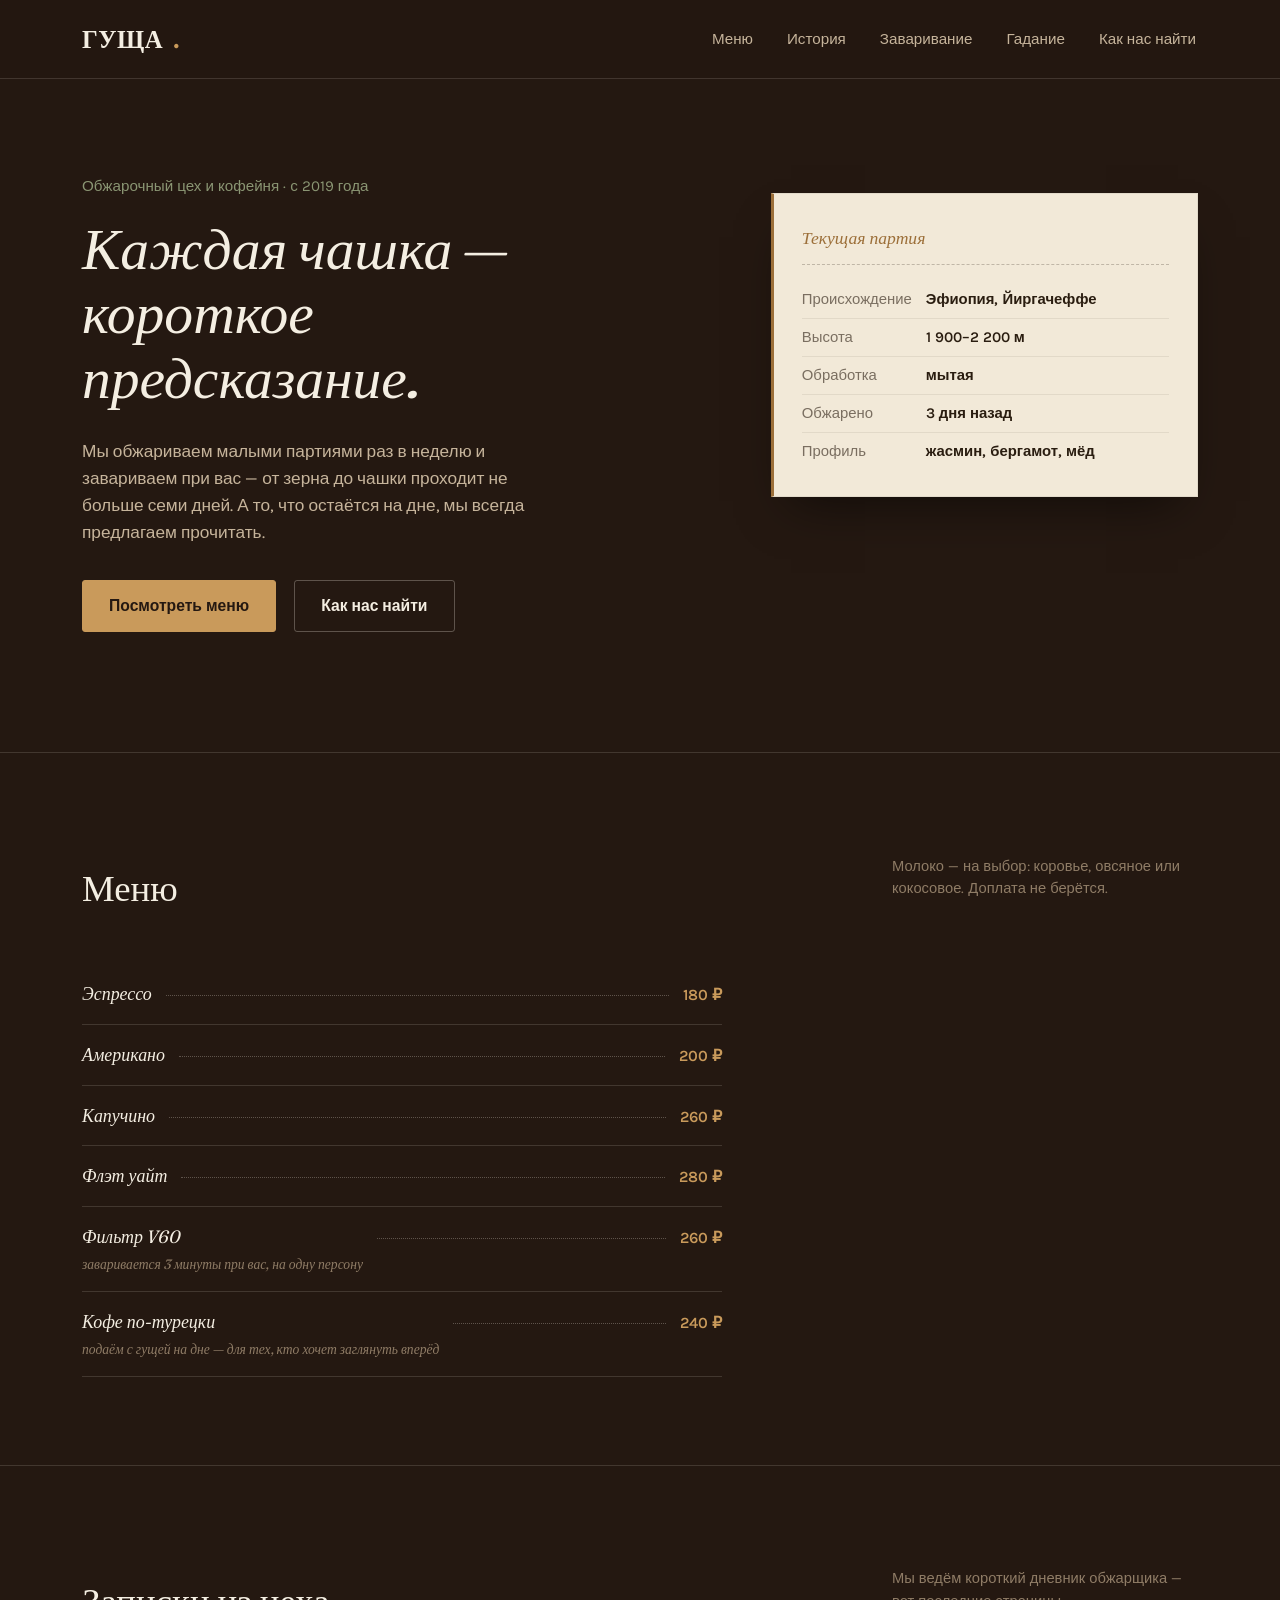
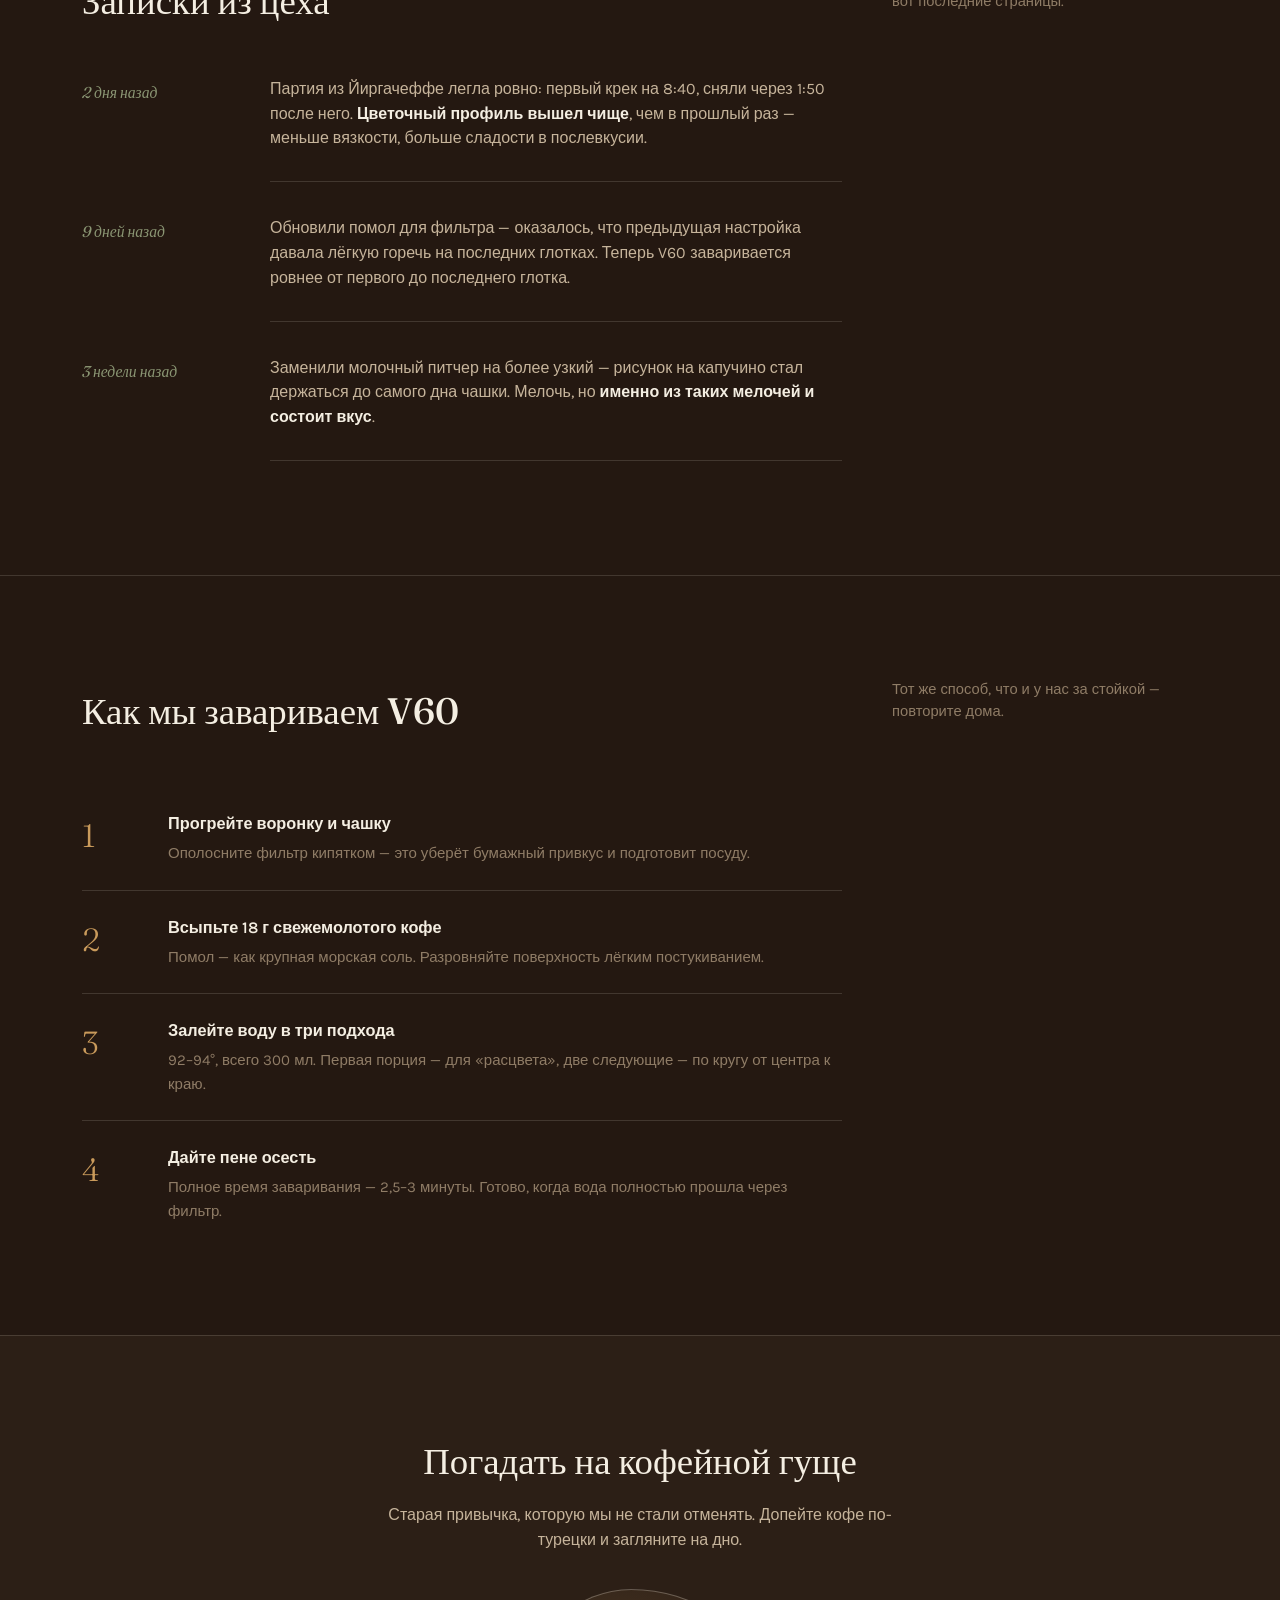
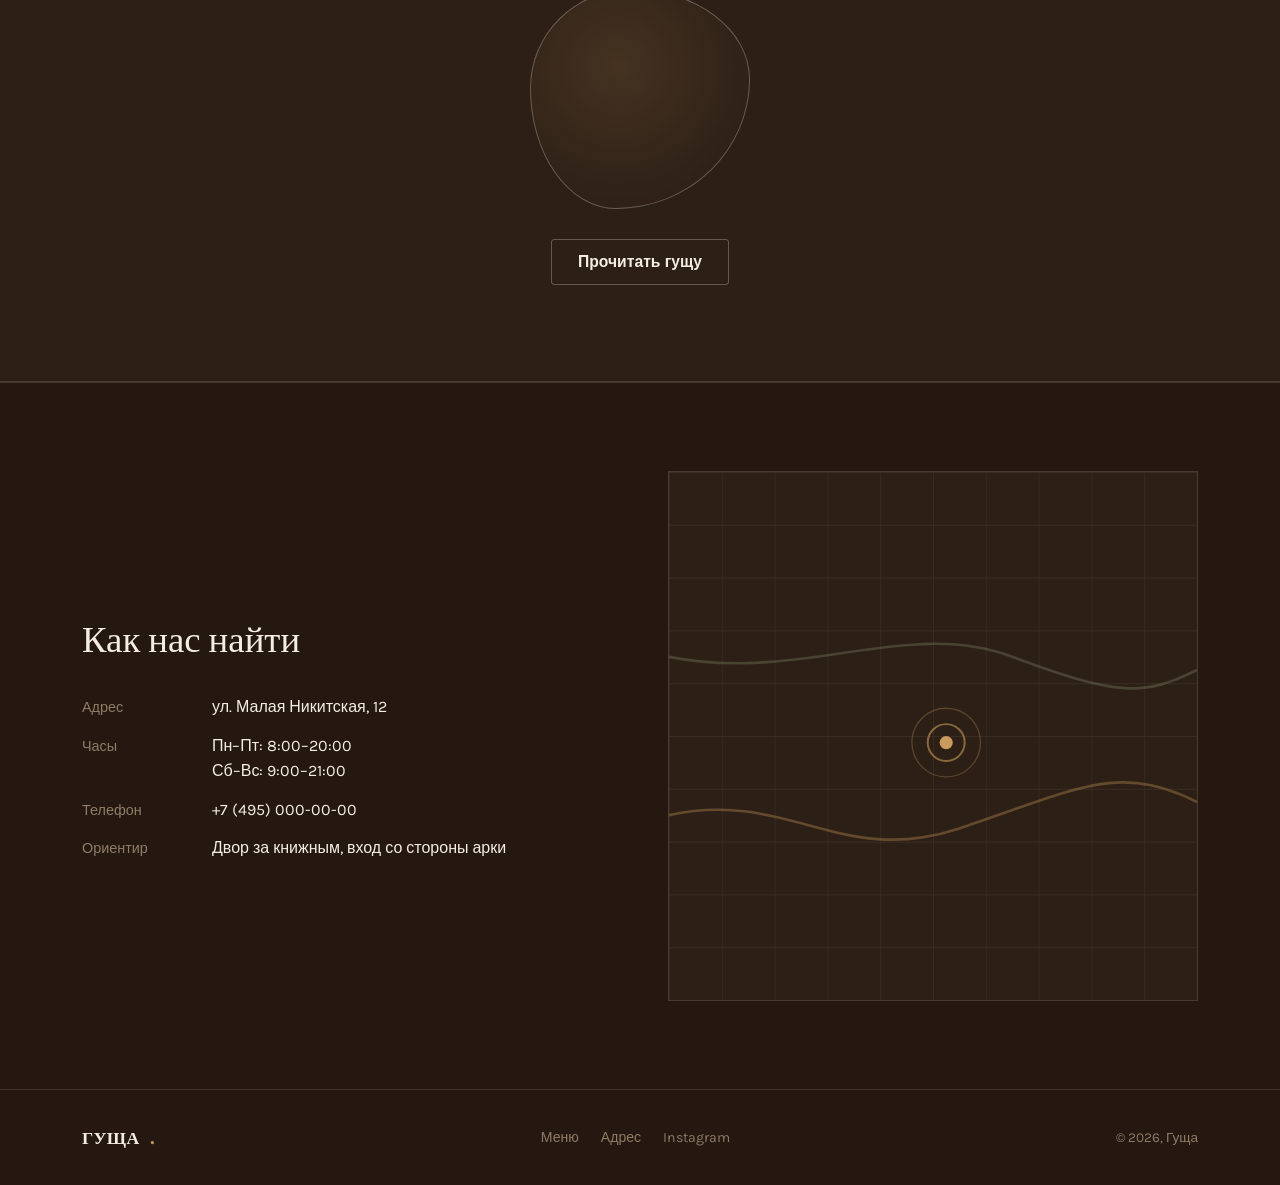
<file: site/index.html>
<!DOCTYPE html>
<html lang="ru">
<head>
<meta charset="UTF-8">
<meta name="viewport" content="width=device-width, initial-scale=1.0">
<title>ГУЩА — кофейня и обжарочный цех</title>
<link rel="preconnect" href="https://fonts.googleapis.com">
<link rel="preconnect" href="https://fonts.gstatic.com" crossorigin>
<link href="https://fonts.googleapis.com/css2?family=Fraunces:ital,opsz,wght@0,9..144,300;0,9..144,500;0,9..144,600;1,9..144,400;1,9..144,500&family=Karla:wght@400;500;600;700&display=swap" rel="stylesheet">
<link rel="stylesheet" href="style.css">
</head>
<body>

<header>
  <div class="header-inner">
    <a href="#top" class="brand">ГУЩА<span class="dot">.</span></a>
    <nav>
      <ul>
        <li><a href="#menu">Меню</a></li>
        <li><a href="#story">История</a></li>
        <li><a href="#brew">Заваривание</a></li>
        <li><a href="#fortune">Гадание</a></li>
        <li><a href="#visit">Как нас найти</a></li>
      </ul>
    </nav>
  </div>
</header>

<main id="top">

  <section class="hero" style="border-top:none;">
    <div class="wrap hero-grid">
      <div>
        <p class="kicker">Обжарочный цех и кофейня · с 2019 года</p>
        <h1 class="headline">Каждая чашка — короткое предсказание.</h1>
        <p class="hero-sub">Мы обжариваем малыми партиями раз в неделю и завариваем при вас — от зерна до чашки проходит не больше семи дней. А то, что остаётся на дне, мы всегда предлагаем прочитать.</p>
        <div class="hero-actions">
          <a href="#menu" class="btn">Посмотреть меню</a>
          <a href="#visit" class="btn ghost">Как нас найти</a>
        </div>
      </div>

      <div class="batch-card">
        <p class="stamp">Текущая партия</p>
        <div class="batch-row"><span>Происхождение</span><span>Эфиопия, Йиргачеффе</span></div>
        <div class="batch-row"><span>Высота</span><span>1 900–2 200 м</span></div>
        <div class="batch-row"><span>Обработка</span><span>мытая</span></div>
        <div class="batch-row"><span>Обжарено</span><span>3 дня назад</span></div>
        <div class="batch-row"><span>Профиль</span><span>жасмин, бергамот, мёд</span></div>
      </div>
    </div>
  </section>

  <section id="menu">
    <div class="wrap">
      <div class="section-head">
        <h2>Меню</h2>
        <p class="section-note">Молоко — на выбор: коровье, овсяное или кокосовое. Доплата не берётся.</p>
      </div>
      <div class="menu-list">
        <div class="menu-item">
          <span class="name">Эспрессо</span>
          <span class="leader"></span>
          <span class="price">180 ₽</span>
        </div>
        <div class="menu-item">
          <span class="name">Американо</span>
          <span class="leader"></span>
          <span class="price">200 ₽</span>
        </div>
        <div class="menu-item">
          <span class="name">Капучино</span>
          <span class="leader"></span>
          <span class="price">260 ₽</span>
        </div>
        <div class="menu-item">
          <span class="name">Флэт уайт</span>
          <span class="leader"></span>
          <span class="price">280 ₽</span>
        </div>
        <div class="menu-item">
          <span class="name">Фильтр V60
            <span class="desc">заваривается 3 минуты при вас, на одну персону</span>
          </span>
          <span class="leader"></span>
          <span class="price">260 ₽</span>
        </div>
        <div class="menu-item">
          <span class="name">Кофе по-турецки
            <span class="desc">подаём с гущей на дне — для тех, кто хочет заглянуть вперёд</span>
          </span>
          <span class="leader"></span>
          <span class="price">240 ₽</span>
        </div>
      </div>
    </div>
  </section>

  <section id="story">
    <div class="wrap">
      <div class="section-head">
        <h2>Записки из цеха</h2>
        <p class="section-note">Мы ведём короткий дневник обжарщика — вот последние страницы.</p>
      </div>
      <div class="journal">
        <div class="journal-entry">
          <div class="journal-date">2 дня назад</div>
          <div class="journal-text">
            <p>Партия из Йиргачеффе легла ровно: первый крек на 8:40, сняли через 1:50 после него. <strong>Цветочный профиль вышел чище</strong>, чем в прошлый раз — меньше вязкости, больше сладости в послевкусии.</p>
          </div>
        </div>
        <div class="journal-entry">
          <div class="journal-date">9 дней назад</div>
          <div class="journal-text">
            <p>Обновили помол для фильтра — оказалось, что предыдущая настройка давала лёгкую горечь на последних глотках. Теперь V60 заваривается ровнее от первого до последнего глотка.</p>
          </div>
        </div>
        <div class="journal-entry">
          <div class="journal-date">3 недели назад</div>
          <div class="journal-text">
            <p>Заменили молочный питчер на более узкий — рисунок на капучино стал держаться до самого дна чашки. Мелочь, но <strong>именно из таких мелочей и состоит вкус</strong>.</p>
          </div>
        </div>
      </div>
    </div>
  </section>

  <section id="brew">
    <div class="wrap">
      <div class="section-head">
        <h2>Как мы завариваем V60</h2>
        <p class="section-note">Тот же способ, что и у нас за стойкой — повторите дома.</p>
      </div>
      <ol class="brew-steps">
        <li>
          <div>
            <h3>Прогрейте воронку и чашку</h3>
            <p>Ополосните фильтр кипятком — это уберёт бумажный привкус и подготовит посуду.</p>
          </div>
        </li>
        <li>
          <div>
            <h3>Всыпьте 18 г свежемолотого кофе</h3>
            <p>Помол — как крупная морская соль. Разровняйте поверхность лёгким постукиванием.</p>
          </div>
        </li>
        <li>
          <div>
            <h3>Залейте воду в три подхода</h3>
            <p>92–94°, всего 300 мл. Первая порция — для «расцвета», две следующие — по кругу от центра к краю.</p>
          </div>
        </li>
        <li>
          <div>
            <h3>Дайте пене осесть</h3>
            <p>Полное время заваривания — 2,5–3 минуты. Готово, когда вода полностью прошла через фильтр.</p>
          </div>
        </li>
      </ol>
    </div>
  </section>

  <section id="fortune" class="fortune" style="border-top:1px solid var(--rule);">
    <div class="wrap">
      <h2>Погадать на кофейной гуще</h2>
      <p class="lead">Старая привычка, которую мы не стали отменять. Допейте кофе по-турецки и загляните на дно.</p>
      <div class="cup-stain">
        <p id="fortune-text" class="placeholder">Нажмите кнопку — дно чашки подскажет</p>
      </div>
      <button class="btn ghost" id="fortune-btn" type="button">Прочитать гущу</button>
    </div>
  </section>

  <section id="visit">
    <div class="wrap visit-grid">
      <div class="visit-info">
        <h2 style="margin-bottom:28px;">Как нас найти</h2>
        <dl>
          <dt>Адрес</dt>
          <dd>ул. Малая Никитская, 12</dd>
          <dt>Часы</dt>
          <dd>Пн–Пт: 8:00–20:00<br>Сб–Вс: 9:00–21:00</dd>
          <dt>Телефон</dt>
          <dd>+7 (495) 000-00-00</dd>
          <dt>Ориентир</dt>
          <dd>Двор за книжным, вход со стороны арки</dd>
        </dl>
      </div>
      <div class="map-box" aria-hidden="true">
        <svg viewBox="0 0 400 400">
          <defs>
            <pattern id="grid" width="40" height="40" patternUnits="userSpaceOnUse">
              <path d="M40 0H0V40" fill="none" stroke="rgba(244,238,226,0.08)" stroke-width="1"/>
            </pattern>
          </defs>
          <rect width="400" height="400" fill="url(#grid)"/>
          <path d="M0 260 C 90 240, 130 300, 220 270 S 340 220, 400 250" fill="none" stroke="rgba(201,154,91,0.35)" stroke-width="2"/>
          <path d="M0 140 C 100 160, 180 110, 260 140 S 360 170, 400 150" fill="none" stroke="rgba(138,149,115,0.3)" stroke-width="2"/>
          <circle cx="210" cy="205" r="5" fill="#c99a5b"/>
          <circle cx="210" cy="205" r="14" fill="none" stroke="#c99a5b" stroke-width="1.5" opacity="0.6"/>
          <circle cx="210" cy="205" r="26" fill="none" stroke="#c99a5b" stroke-width="1" opacity="0.3"/>
        </svg>
      </div>
    </div>
  </section>

</main>

<footer>
  <div class="wrap footer-row">
    <a href="#top" class="brand">ГУЩА<span class="dot">.</span></a>
    <ul class="footer-links">
      <li><a href="#menu">Меню</a></li>
      <li><a href="#visit">Адрес</a></li>
      <li><a href="#">Instagram</a></li>
    </ul>
    <span style="color:var(--ink-dim); font-size:0.85rem;">© 2026, Гуща</span>
  </div>
</footer>

<script src="script.js"></script>

</body>
</html>
</file>
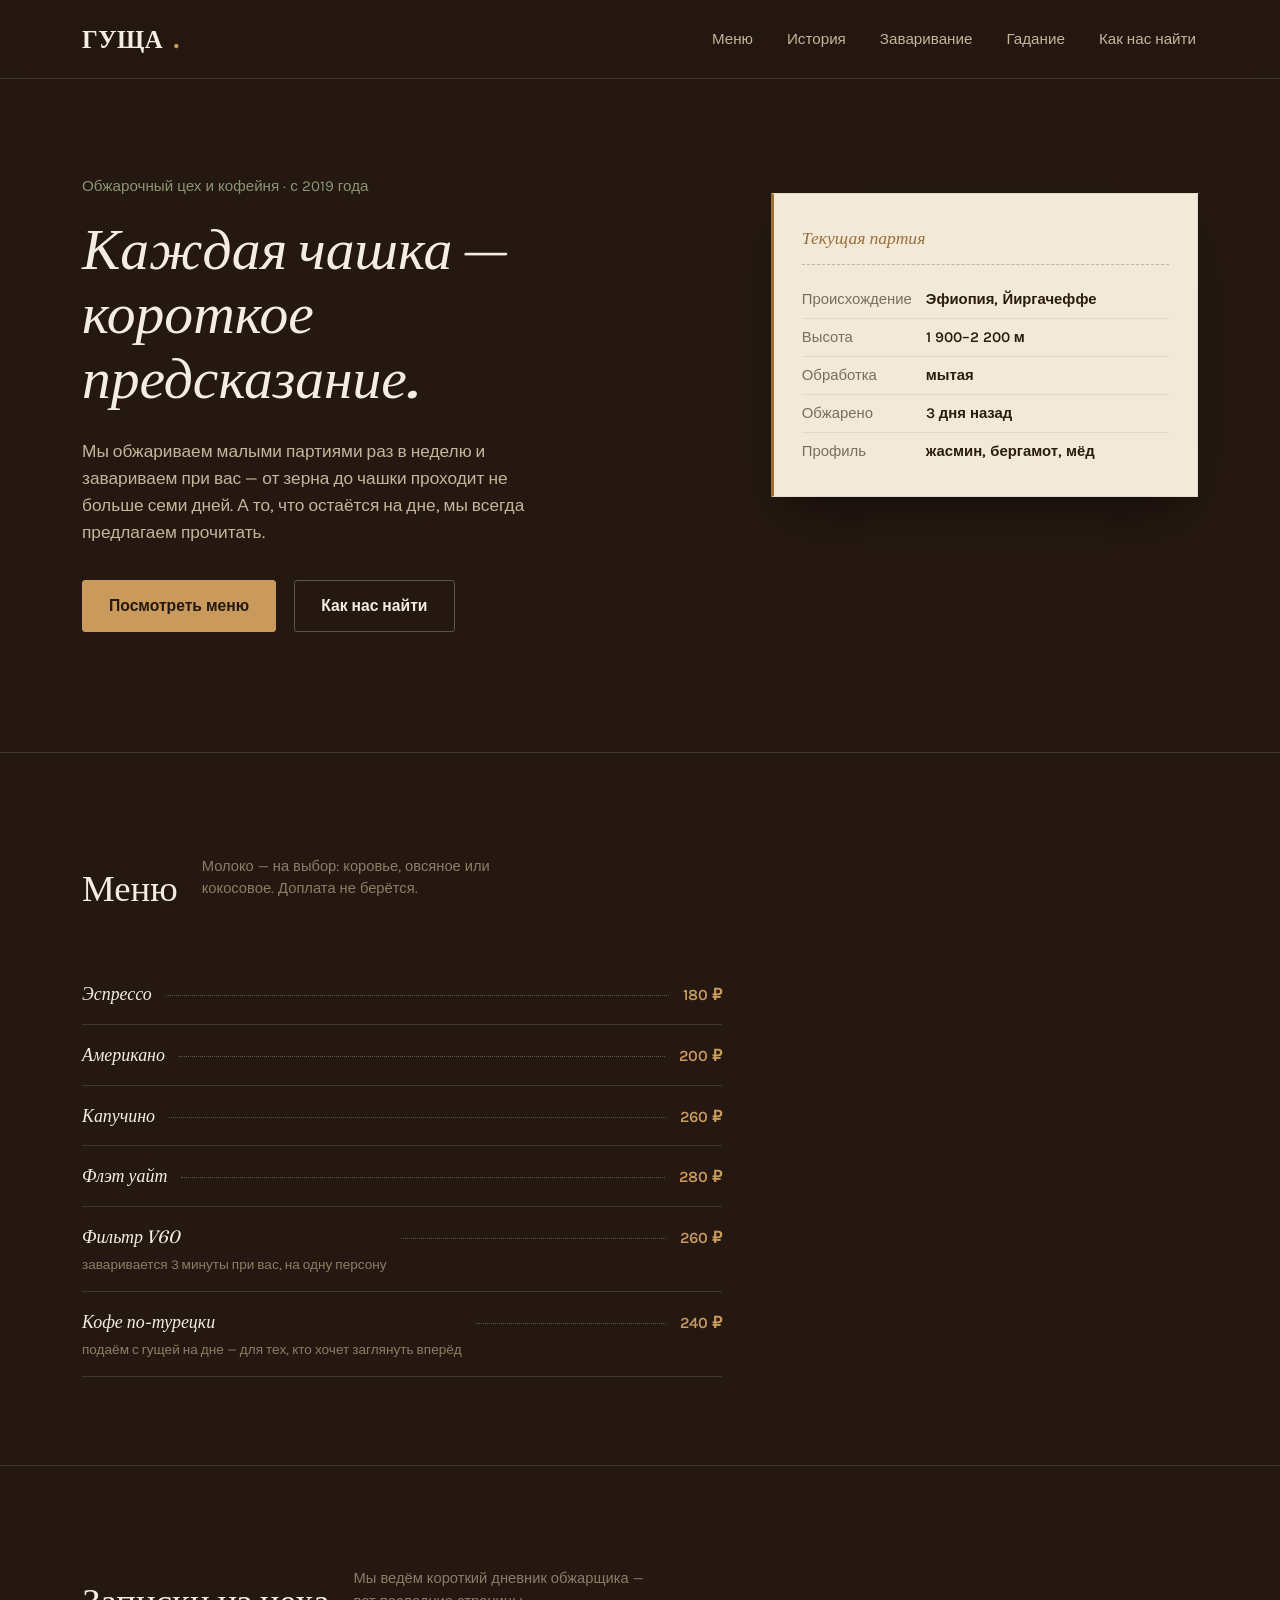
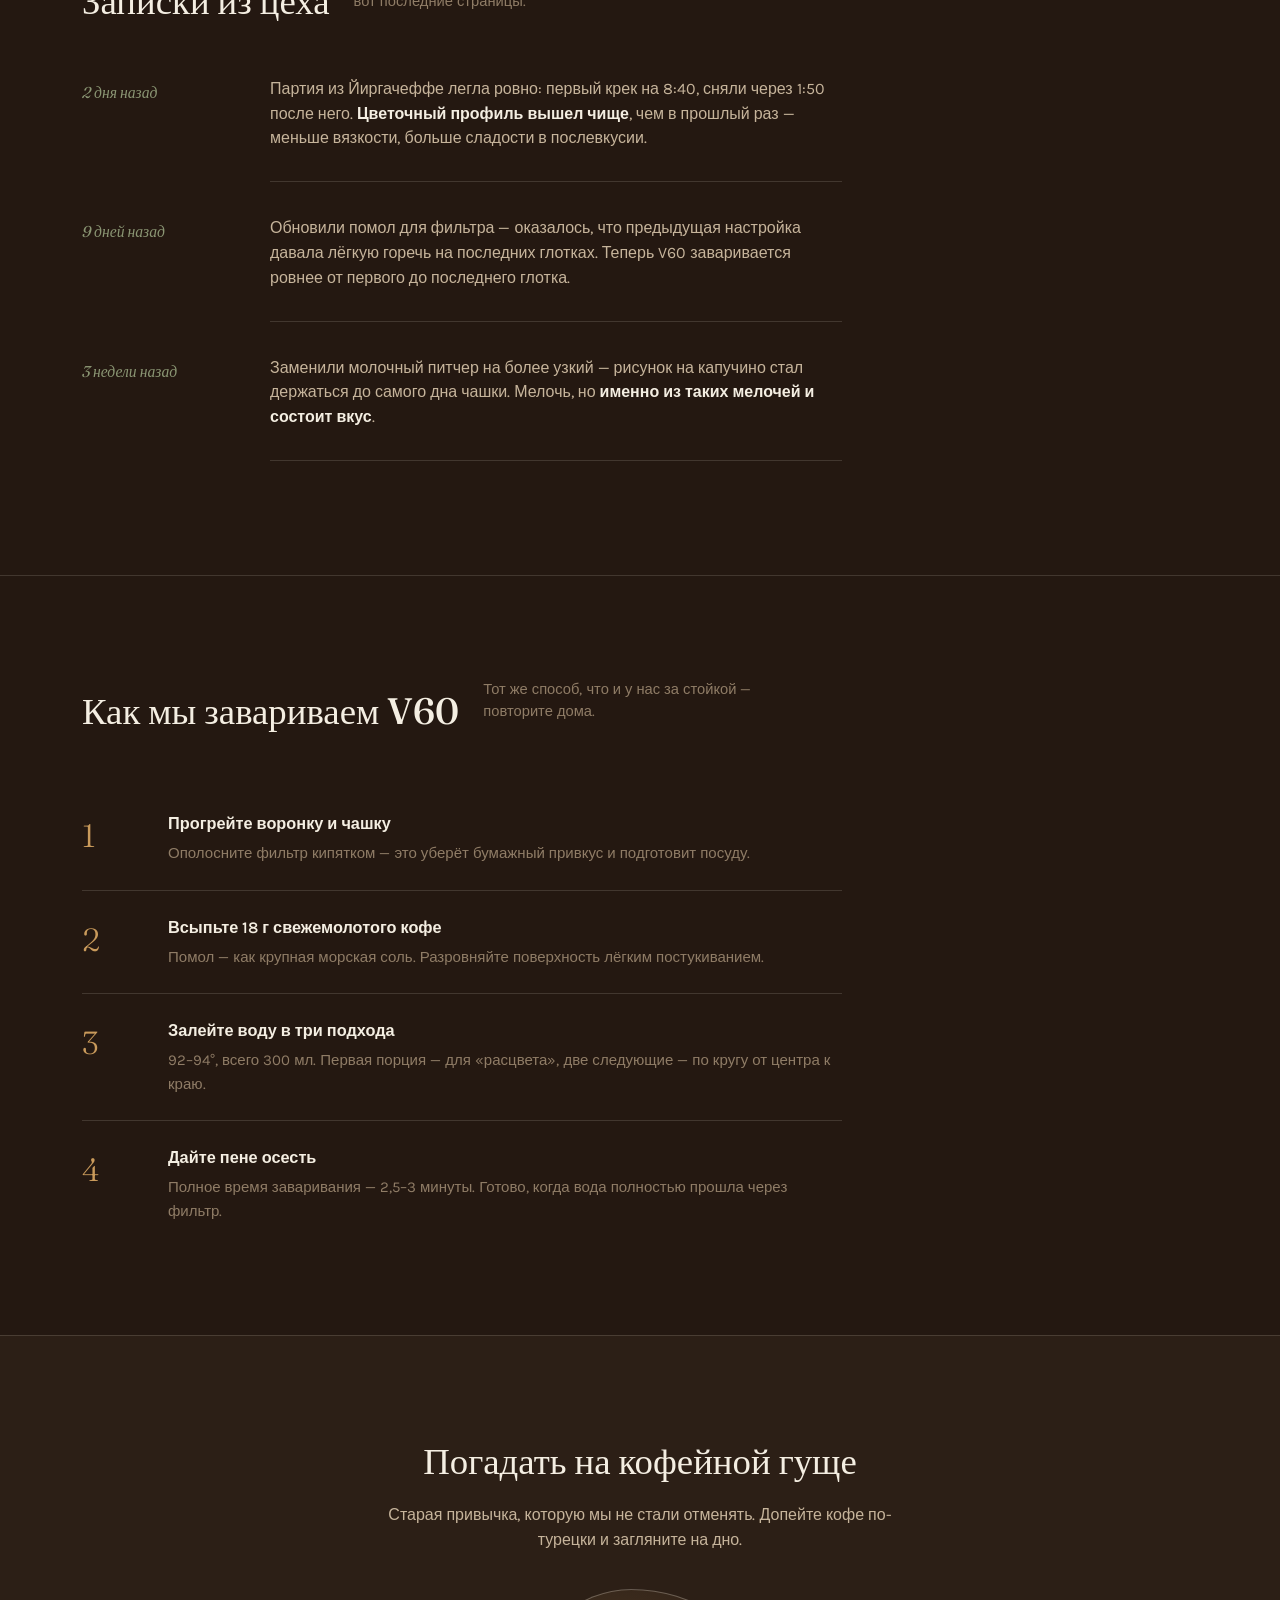
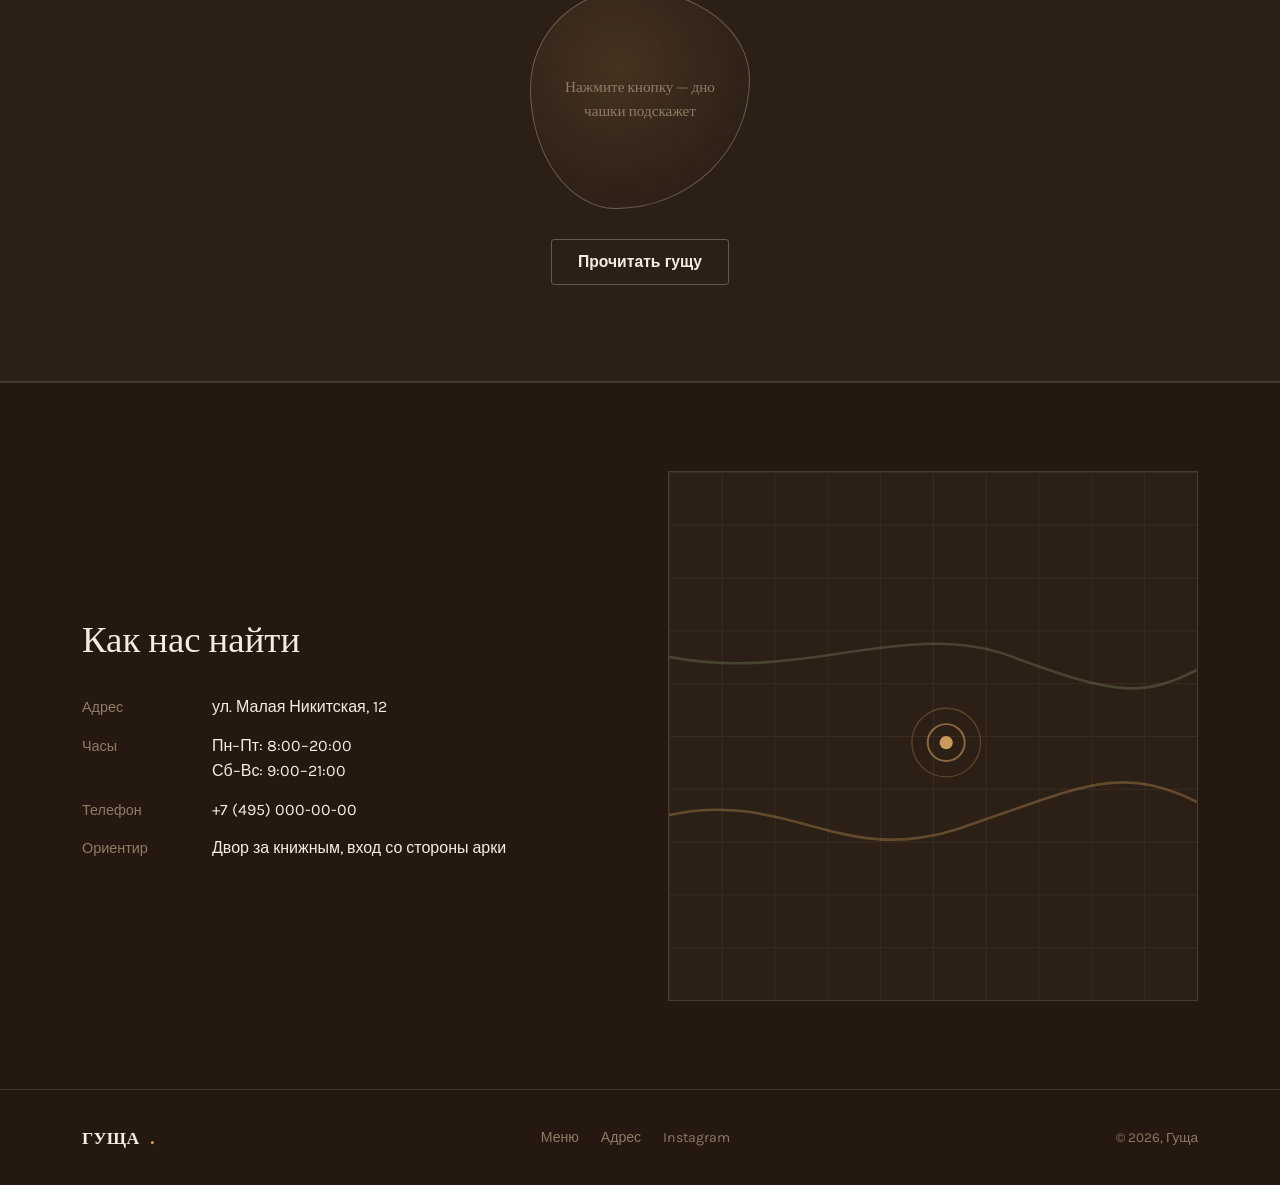
<file: site/better_site_like_masksim_said/index.html>
<!DOCTYPE html>
<html lang="ru">
<head>
<meta charset="UTF-8">
<meta name="viewport" content="width=device-width, initial-scale=1.0">
<title>ГУЩА — кофейня и обжарочный цех</title>
<link rel="preconnect" href="https://fonts.googleapis.com">
<link rel="preconnect" href="https://fonts.gstatic.com" crossorigin>
<link href="https://fonts.googleapis.com/css2?family=Fraunces:ital,opsz,wght@0,9..144,300;0,9..144,500;0,9..144,600;1,9..144,400;1,9..144,500&family=Karla:wght@400;500;600;700&display=swap" rel="stylesheet">
<link rel="stylesheet" href="style.css">
</head>
<body>

<header>
  <div class="header-inner">
    <a href="#top" class="brand">ГУЩА<span class="dot">.</span></a>
    <nav>
      <ul>
        <li><a href="#menu">Меню</a></li>
        <li><a href="#story">История</a></li>
        <li><a href="#brew">Заваривание</a></li>
        <li><a href="#fortune">Гадание</a></li>
        <li><a href="#visit">Как нас найти</a></li>
      </ul>
    </nav>
  </div>
</header>

<main id="top">

  <section class="hero" style="border-top:none;">
    <div class="wrap hero-grid">
      <div>
        <p class="kicker">Обжарочный цех и кофейня · с 2019 года</p>
        <h1 class="headline">Каждая чашка — короткое предсказание.</h1>
        <p class="hero-sub">Мы обжариваем малыми партиями раз в неделю и завариваем при вас — от зерна до чашки проходит не больше семи дней. А то, что остаётся на дне, мы всегда предлагаем прочитать.</p>
        <div class="hero-actions">
          <a href="#menu" class="btn">Посмотреть меню</a>
          <a href="#visit" class="btn ghost">Как нас найти</a>
        </div>
      </div>

      <div class="batch-card">
        <p class="stamp">Текущая партия</p>
        <div class="batch-row"><span>Происхождение</span><span>Эфиопия, Йиргачеффе</span></div>
        <div class="batch-row"><span>Высота</span><span>1 900–2 200 м</span></div>
        <div class="batch-row"><span>Обработка</span><span>мытая</span></div>
        <div class="batch-row"><span>Обжарено</span><span>3 дня назад</span></div>
        <div class="batch-row"><span>Профиль</span><span>жасмин, бергамот, мёд</span></div>
      </div>
    </div>
  </section>

  <section id="menu">
    <div class="wrap">
      <div class="section-head">
        <h2>Меню</h2>
        <p class="section-note">Молоко — на выбор: коровье, овсяное или кокосовое. Доплата не берётся.</p>
      </div>
      <div class="menu-list">
        <div class="menu-item">
          <div class="item-text">
            <span class="name">Эспрессо</span>
          </div>
          <span class="leader"></span>
          <span class="price">180 ₽</span>
        </div>
        <div class="menu-item">
          <div class="item-text">
            <span class="name">Американо</span>
          </div>
          <span class="leader"></span>
          <span class="price">200 ₽</span>
        </div>
        <div class="menu-item">
          <div class="item-text">
            <span class="name">Капучино</span>
          </div>
          <span class="leader"></span>
          <span class="price">260 ₽</span>
        </div>
        <div class="menu-item">
          <div class="item-text">
            <span class="name">Флэт уайт</span>
          </div>
          <span class="leader"></span>
          <span class="price">280 ₽</span>
        </div>
        <div class="menu-item">
          <div class="item-text">
            <span class="name">Фильтр V60</span>
            <span class="desc">заваривается 3 минуты при вас, на одну персону</span>
          </div>
          <span class="leader"></span>
          <span class="price">260 ₽</span>
        </div>
        <div class="menu-item">
          <div class="item-text">
            <span class="name">Кофе по-турецки</span>
            <span class="desc">подаём с гущей на дне — для тех, кто хочет заглянуть вперёд</span>
          </div>
          <span class="leader"></span>
          <span class="price">240 ₽</span>
        </div>
      </div>
    </div>
  </section>

  <section id="story">
    <div class="wrap">
      <div class="section-head">
        <h2>Записки из цеха</h2>
        <p class="section-note">Мы ведём короткий дневник обжарщика — вот последние страницы.</p>
      </div>
      <div class="journal">
        <div class="journal-entry">
          <div class="journal-date">2 дня назад</div>
          <div class="journal-text">
            <p>Партия из Йиргачеффе легла ровно: первый крек на 8:40, сняли через 1:50 после него. <strong>Цветочный профиль вышел чище</strong>, чем в прошлый раз — меньше вязкости, больше сладости в послевкусии.</p>
          </div>
        </div>
        <div class="journal-entry">
          <div class="journal-date">9 дней назад</div>
          <div class="journal-text">
            <p>Обновили помол для фильтра — оказалось, что предыдущая настройка давала лёгкую горечь на последних глотках. Теперь V60 заваривается ровнее от первого до последнего глотка.</p>
          </div>
        </div>
        <div class="journal-entry">
          <div class="journal-date">3 недели назад</div>
          <div class="journal-text">
            <p>Заменили молочный питчер на более узкий — рисунок на капучино стал держаться до самого дна чашки. Мелочь, но <strong>именно из таких мелочей и состоит вкус</strong>.</p>
          </div>
        </div>
      </div>
    </div>
  </section>

  <section id="brew">
    <div class="wrap">
      <div class="section-head">
        <h2>Как мы завариваем V60</h2>
        <p class="section-note">Тот же способ, что и у нас за стойкой — повторите дома.</p>
      </div>
      <ol class="brew-steps">
        <li>
          <div>
            <h3>Прогрейте воронку и чашку</h3>
            <p>Ополосните фильтр кипятком — это уберёт бумажный привкус и подготовит посуду.</p>
          </div>
        </li>
        <li>
          <div>
            <h3>Всыпьте 18 г свежемолотого кофе</h3>
            <p>Помол — как крупная морская соль. Разровняйте поверхность лёгким постукиванием.</p>
          </div>
        </li>
        <li>
          <div>
            <h3>Залейте воду в три подхода</h3>
            <p>92–94°, всего 300 мл. Первая порция — для «расцвета», две следующие — по кругу от центра к краю.</p>
          </div>
        </li>
        <li>
          <div>
            <h3>Дайте пене осесть</h3>
            <p>Полное время заваривания — 2,5–3 минуты. Готово, когда вода полностью прошла через фильтр.</p>
          </div>
        </li>
      </ol>
    </div>
  </section>

  <section id="fortune" class="fortune">
    <div class="wrap">
      <h2>Погадать на кофейной гуще</h2>
      <p class="lead">Старая привычка, которую мы не стали отменять. Допейте кофе по-турецки и загляните на дно.</p>
      <div class="cup-stain">
        <p id="fortune-text" class="placeholder">Нажмите кнопку — дно чашки подскажет</p>
      </div>
      <button class="btn ghost" id="fortune-btn" type="button">Прочитать гущу</button>
    </div>
  </section>

  <section id="visit">
    <div class="wrap visit-grid">
      <div class="visit-info">
        <h2 style="margin-bottom:28px;">Как нас найти</h2>
        <dl>
          <dt>Адрес</dt>
          <dd>ул. Малая Никитская, 12</dd>
          <dt>Часы</dt>
          <dd>Пн–Пт: 8:00–20:00<br>Сб–Вс: 9:00–21:00</dd>
          <dt>Телефон</dt>
          <dd>+7 (495) 000-00-00</dd>
          <dt>Ориентир</dt>
          <dd>Двор за книжным, вход со стороны арки</dd>
        </dl>
      </div>
      <div class="map-box" aria-hidden="true">
        <svg viewBox="0 0 400 400">
          <defs>
            <pattern id="grid" width="40" height="40" patternUnits="userSpaceOnUse">
              <path d="M40 0H0V40" fill="none" stroke="rgba(244,238,226,0.08)" stroke-width="1"/>
            </pattern>
          </defs>
          <rect width="400" height="400" fill="url(#grid)"/>
          <path d="M0 260 C 90 240, 130 300, 220 270 S 340 220, 400 250" fill="none" stroke="rgba(201,154,91,0.35)" stroke-width="2"/>
          <path d="M0 140 C 100 160, 180 110, 260 140 S 360 170, 400 150" fill="none" stroke="rgba(138,149,115,0.3)" stroke-width="2"/>
          <circle cx="210" cy="205" r="5" fill="#c99a5b"/>
          <circle cx="210" cy="205" r="14" fill="none" stroke="#c99a5b" stroke-width="1.5" opacity="0.6"/>
          <circle cx="210" cy="205" r="26" fill="none" stroke="#c99a5b" stroke-width="1" opacity="0.3"/>
        </svg>
      </div>
    </div>
  </section>

</main>

<footer>
  <div class="wrap footer-row">
    <a href="#top" class="brand">ГУЩА<span class="dot">.</span></a>
    <ul class="footer-links">
      <li><a href="#menu">Меню</a></li>
      <li><a href="#visit">Адрес</a></li>
      <li><a href="#">Instagram</a></li>
    </ul>
    <span style="color:var(--ink-dim); font-size:0.85rem;">© 2026, Гуща</span>
  </div>
</footer>

<script src="script.js"></script>

</body>
</html>
</file>
<file: site/style.css>
:root{
    --bg: #241811;
    --bg-alt: #2c1f16;
    --paper: #f2e9d8;
    --paper-dim: #e7dac1;
    --ink: #f4eee2;
    --ink-muted: #c6b49b;
    --ink-dim: #8f7c66;
    --gold: #c99a5b;
    --gold-deep: #9c6f39;
    --sage: #8a9573;
    --rule: rgba(244, 238, 226, 0.14);
    --rule-strong: rgba(244, 238, 226, 0.28);
    --shadow: 0 24px 48px -20px rgba(0,0,0,0.55);
    --serif: 'Fraunces', Georgia, serif;
    --sans: 'Karla', 'Segoe UI', sans-serif;
  }

  *{ box-sizing: border-box; }
  html{ scroll-behavior: smooth; }

  body{
    margin: 0;
    background:
      radial-gradient(1200px 700px at 85% -10%, rgba(201,154,91,0.10), transparent 60%),
      radial-gradient(900px 500px at 5% 110%, rgba(138,149,115,0.08), transparent 55%),
      var(--bg);
    color: var(--ink);
    font-family: var(--sans);
    font-size: 16px;
    line-height: 1.55;
    -webkit-font-smoothing: antialiased;
  }

  a{ color: inherit; }
  img, svg{ display:block; max-width:100%; }

  .wrap{
    max-width: 1180px;
    margin: 0 auto;
    padding: 0 32px;
  }

  :focus-visible{
    outline: 2px solid var(--gold);
    outline-offset: 3px;
  }

  /* ---------- header ---------- */
  header{
    position: sticky;
    top: 0;
    z-index: 20;
    background: rgba(36, 24, 17, 0.86);
    backdrop-filter: blur(10px);
    border-bottom: 1px solid var(--rule);
  }
  .header-inner{
    display:flex;
    align-items:center;
    justify-content:space-between;
    padding: 20px 32px;
    max-width: 1180px;
    margin: 0 auto;
  }
  .brand{
    font-family: var(--serif);
    font-weight: 600;
    font-size: 1.55rem;
    letter-spacing: 0.02em;
    text-decoration: none;
    display:flex;
    align-items: baseline;
    gap: 10px;
  }
  .brand .dot{
    color: var(--gold);
  }
  nav ul{
    list-style:none;
    display:flex;
    gap: 30px;
    margin:0; padding:0;
    flex-wrap: wrap;
  }
  nav a{
    text-decoration:none;
    color: var(--ink-muted);
    font-size: 0.95rem;
    padding: 6px 2px;
    border-bottom: 1px solid transparent;
    transition: color .2s ease, border-color .2s ease;
  }
  nav a:hover, nav a:focus-visible{
    color: var(--ink);
    border-color: var(--gold);
  }

  /* ---------- hero ---------- */
  .hero{
    padding: 96px 0 120px;
  }
  .hero-grid{
    display:grid;
    grid-template-columns: 1.35fr 0.9fr;
    gap: 48px;
    align-items: start;
  }
  .kicker{
    font-family: var(--sans);
    color: var(--sage);
    font-size: 0.95rem;
    margin: 0 0 18px;
  }
  h1.headline{
    font-family: var(--serif);
    font-weight: 500;
    font-style: italic;
    font-size: clamp(2.3rem, 5vw, 3.6rem);
    line-height: 1.12;
    margin: 0 0 28px;
    max-width: 14ch;
    opacity: 0;
    transform: translateY(14px);
    animation: rise .8s ease forwards;
    animation-delay: .1s;
  }
  .hero-sub{
    color: var(--ink-muted);
    font-size: 1.08rem;
    max-width: 46ch;
    margin: 0 0 34px;
    opacity: 0;
    transform: translateY(14px);
    animation: rise .8s ease forwards;
    animation-delay: .3s;
  }
  .hero-actions{
    display:flex;
    gap: 18px;
    align-items:center;
    opacity: 0;
    transform: translateY(14px);
    animation: rise .8s ease forwards;
    animation-delay: .45s;
  }

  @keyframes rise{
    to{ opacity:1; transform: translateY(0); }
  }

  .btn{
    display:inline-flex;
    align-items:center;
    gap: 8px;
    background: var(--gold);
    color: #241811;
    font-weight: 600;
    padding: 13px 26px;
    border-radius: 3px;
    text-decoration:none;
    font-size: 0.98rem;
    border: 1px solid var(--gold);
    transition: background .2s ease, transform .2s ease;
  }
  .btn:hover{ background: #dcae6e; transform: translateY(-1px); }
  .btn.ghost{
    background: transparent;
    color: var(--ink);
    border: 1px solid var(--rule-strong);
  }
  .btn.ghost:hover{ border-color: var(--gold); color: var(--gold); }

  /* batch label card, looks like a stamp on a coffee bag */
  .batch-card{
    background: var(--paper);
    color: #2a1d10;
    padding: 30px 28px 26px;
    box-shadow: var(--shadow);
    border: 1px solid rgba(0,0,0,0.06);
    border-left: 3px solid var(--gold-deep);
    margin-top: 18px;
  }
  .batch-card .stamp{
    font-family: var(--serif);
    font-style: italic;
    font-size: 1.1rem;
    color: var(--gold-deep);
    margin: 0 0 16px;
    border-bottom: 1px dashed rgba(42,29,16,0.25);
    padding-bottom: 12px;
  }
  .batch-row{
    display:grid;
    grid-template-columns: 108px 1fr;
    gap: 16px;
    padding: 7px 0;
    font-size: 0.93rem;
    border-bottom: 1px solid rgba(42,29,16,0.08);
  }
  .batch-row:last-child{ border-bottom:none; }
  .batch-row span:first-child{ color: rgba(42,29,16,0.6); }
  .batch-row span:last-child{ font-weight: 600; text-align:left; }

  /* ---------- section shell ---------- */
  section{
    padding: 88px 0;
    border-top: 1px solid var(--rule);
  }
  .section-head{
    display:flex;
    justify-content:space-between;
    align-items: flex-end;
    gap: 24px;
    margin-bottom: 48px;
    flex-wrap: wrap;
  }
  h2{
    font-family: var(--serif);
    font-weight: 500;
    font-size: clamp(1.7rem, 3vw, 2.3rem);
    margin: 0;
  }
  .section-note{
    color: var(--ink-dim);
    font-size: 0.92rem;
    max-width: 34ch;
  }

  /* ---------- menu ---------- */
  .menu-list{
    max-width: 640px;
  }
  .menu-item{
    display:flex;
    align-items: baseline;
    gap: 14px;
    padding: 16px 0;
    border-bottom: 1px solid var(--rule);
  }
  .menu-item .name{
    font-family: var(--serif);
    font-style: italic;
    font-size: 1.12rem;
    white-space: nowrap;
  }
  .menu-item .leader{
    flex: 1;
    border-bottom: 1px dotted var(--rule-strong);
    transform: translateY(-4px);
  }
  .menu-item .price{
    font-weight: 600;
    color: var(--gold);
    white-space: nowrap;
    font-size: 0.98rem;
  }
  .menu-item .desc{
    display:block;
    color: var(--ink-dim);
    font-size: 0.85rem;
    margin-top: 3px;
  }

  /* ---------- story (journal) ---------- */
  .journal{
    display:grid;
    grid-template-columns: 160px 1fr;
    gap: 8px 28px;
    max-width: 760px;
  }
  .journal-entry{
    display: contents;
  }
  .journal-date{
    font-family: var(--serif);
    font-style: italic;
    color: var(--sage);
    font-size: 0.98rem;
    padding-top: 4px;
  }
  .journal-text{
    padding-bottom: 30px;
    border-bottom: 1px solid var(--rule);
    margin-bottom: 26px;
    color: var(--ink-muted);
  }
  .journal-text p{ margin: 0 0 10px; }
  .journal-text p:last-child{ margin:0; }
  .journal-text strong{ color: var(--ink); font-weight: 600; }

  /* ---------- brew guide ---------- */
  .brew-steps{
    list-style:none;
    margin:0; padding:0;
    max-width: 760px;
    counter-reset: step;
  }
  .brew-steps li{
    display:grid;
    grid-template-columns: 64px 1fr;
    gap: 22px;
    padding: 24px 0;
    border-bottom: 1px solid var(--rule);
  }
  .brew-steps li:last-child{ border-bottom:none; }
  .brew-steps li::before{
    counter-increment: step;
    content: counter(step);
    font-family: var(--serif);
    font-size: 2rem;
    font-weight: 300;
    color: var(--gold);
  }
  .brew-steps h3{
    margin: 0 0 6px;
    font-family: var(--sans);
    font-weight: 600;
    font-size: 1.02rem;
  }
  .brew-steps p{
    margin:0;
    color: var(--ink-dim);
    font-size: 0.94rem;
  }

  /* ---------- fortune (interactive) ---------- */
  .fortune{
    background: var(--bg-alt);
    border-top: 1px solid var(--rule);
    border-bottom: 1px solid var(--rule);
    text-align:center;
    padding: 96px 0;
  }
  .fortune .wrap{ max-width: 620px; }
  .fortune h2{ margin-bottom: 14px; }
  .fortune p.lead{
    color: var(--ink-muted);
    margin: 0 0 36px;
  }
  .cup-stain{
    width: 220px;
    height: 220px;
    margin: 0 auto 30px;
    border-radius: 46% 54% 61% 39% / 45% 41% 59% 55%;
    background: radial-gradient(circle at 40% 35%, rgba(201,154,91,0.16), rgba(201,154,91,0.02) 70%);
    border: 1px solid var(--rule-strong);
    display:flex;
    align-items:center;
    justify-content:center;
    padding: 30px;
  }
  #fortune-text{
    font-family: var(--serif);
    font-style: italic;
    font-size: 1.12rem;
    color: var(--ink);
    opacity: 0;
    transition: opacity .4s ease;
  }
  #fortune-text.show{ opacity: 1; }
  #fortune-text.placeholder{
    color: var(--ink-dim);
    font-style: normal;
    font-size: 0.95rem;
  }

  /* ---------- visit ---------- */
  .visit-grid{
    display:grid;
    grid-template-columns: 1fr 1fr;
    gap: 56px;
    align-items:center;
  }
  .visit-info dl{
    display:grid;
    grid-template-columns: 110px 1fr;
    gap: 14px 20px;
    margin: 0;
  }
  .visit-info dt{
    color: var(--ink-dim);
    font-size: 0.9rem;
    padding-top: 2px;
  }
  .visit-info dd{
    margin:0;
    font-size: 1rem;
  }
  .map-box{
    aspect-ratio: 1 / 1;
    background: var(--bg-alt);
    border: 1px solid var(--rule);
    position: relative;
    overflow: hidden;
  }
  .map-box svg{ width:100%; height:100%; }

  /* ---------- footer ---------- */
  footer{
    border-top: 1px solid var(--rule);
    padding: 34px 0;
  }
  .footer-row{
    display:flex;
    justify-content: space-between;
    align-items:center;
    flex-wrap: wrap;
    gap: 14px;
  }
  .footer-row .brand{ font-size: 1.1rem; }
  .footer-links{
    display:flex;
    gap: 22px;
    list-style:none;
    padding:0; margin:0;
  }
  .footer-links a{
    text-decoration:none;
    color: var(--ink-dim);
    font-size: 0.88rem;
  }
  .footer-links a:hover{ color: var(--gold); }

  /* ---------- responsive ---------- */
  @media (max-width: 860px){
    .wrap{ padding: 0 20px; }
    .header-inner{ padding: 16px 20px; flex-direction: column; gap: 14px; }
    nav ul{ gap: 18px; justify-content:center; }
    .hero{ padding: 60px 0 72px; }
    .hero-grid{ grid-template-columns: 1fr; }
    .batch-card{ max-width: 340px; }
    section{ padding: 60px 0; }
    .journal{ grid-template-columns: 1fr; }
    .journal-date{ padding-top: 0; }
    .visit-grid{ grid-template-columns: 1fr; }
  }

  @media (prefers-reduced-motion: reduce){
    h1.headline, .hero-sub, .hero-actions{
      animation: none !important;
      opacity: 1 !important;
      transform: none !important;
    }
    html{ scroll-behavior: auto; }
  }
</file>
<file: site/better_site_like_masksim_said/style.css>
:root{
  --bg: #241811;
  --bg-alt: #2c1f16;
  --paper: #f2e9d8;
  --paper-dim: #e7dac1;
  --ink: #f4eee2;
  --ink-muted: #c6b49b;
  --ink-dim: #8f7c66;
  --gold: #c99a5b;
  --gold-deep: #9c6f39;
  --sage: #8a9573;
  --rule: rgba(244, 238, 226, 0.14);
  --rule-strong: rgba(244, 238, 226, 0.28);
  --shadow: 0 24px 48px -20px rgba(0,0,0,0.55);
  --serif: 'Fraunces', Georgia, serif;
  --sans: 'Karla', 'Segoe UI', sans-serif;
}

*{ box-sizing: border-box; }
html{ scroll-behavior: smooth; }

body{
  margin: 0;
  background:
    radial-gradient(1200px 700px at 85% -10%, rgba(201,154,91,0.10), transparent 60%),
    radial-gradient(900px 500px at 5% 110%, rgba(138,149,115,0.08), transparent 55%),
    var(--bg);
  color: var(--ink);
  font-family: var(--sans);
  font-size: 16px;
  line-height: 1.55;
  -webkit-font-smoothing: antialiased;
}

a{ color: inherit; }
img, svg{ display:block; max-width:100%; }

.wrap{
  max-width: 1180px;
  margin: 0 auto;
  padding: 0 32px;
}

:focus-visible{
  outline: 2px solid var(--gold);
  outline-offset: 3px;
}

header{
  position: sticky;
  top: 0;
  z-index: 20;
  background: rgba(36, 24, 17, 0.86);
  backdrop-filter: blur(10px);
  border-bottom: 1px solid var(--rule);
}
.header-inner{
  display:flex;
  align-items:center;
  justify-content:space-between;
  padding: 20px 32px;
  max-width: 1180px;
  margin: 0 auto;
}
.brand{
  font-family: var(--serif);
  font-weight: 600;
  font-size: 1.55rem;
  letter-spacing: 0.02em;
  text-decoration: none;
  display:flex;
  align-items: baseline;
  gap: 10px;
}
.brand .dot{
  color: var(--gold);
}
nav ul{
  list-style:none;
  display:flex;
  gap: 30px;
  margin:0; padding:0;
  flex-wrap: wrap;
}
nav a{
  text-decoration:none;
  color: var(--ink-muted);
  font-size: 0.95rem;
  padding: 6px 2px;
  border-bottom: 1px solid transparent;
  transition: color .2s ease, border-color .2s ease;
}
nav a:hover, nav a:focus-visible{
  color: var(--ink);
  border-color: var(--gold);
}

.hero{
  padding: 96px 0 120px;
}
.hero-grid{
  display:grid;
  grid-template-columns: 1.35fr 0.9fr;
  gap: 48px;
  align-items: start;
}
.kicker{
  font-family: var(--sans);
  color: var(--sage);
  font-size: 0.95rem;
  margin: 0 0 18px;
}
h1.headline{
  font-family: var(--serif);
  font-weight: 500;
  font-style: italic;
  font-size: clamp(2.3rem, 5vw, 3.6rem);
  line-height: 1.12;
  margin: 0 0 28px;
  max-width: 14ch;
  opacity: 0;
  transform: translateY(14px);
  animation: rise .8s ease forwards;
  animation-delay: .1s;
}
.hero-sub{
  color: var(--ink-muted);
  font-size: 1.08rem;
  max-width: 46ch;
  margin: 0 0 34px;
  opacity: 0;
  transform: translateY(14px);
  animation: rise .8s ease forwards;
  animation-delay: .3s;
}
.hero-actions{
  display:flex;
  gap: 18px;
  align-items:center;
  opacity: 0;
  transform: translateY(14px);
  animation: rise .8s ease forwards;
  animation-delay: .45s;
}

@keyframes rise{
  to{ opacity:1; transform: translateY(0); }
}

.btn{
  display:inline-flex;
  align-items:center;
  gap: 8px;
  background: var(--gold);
  color: #241811;
  font-weight: 600;
  padding: 13px 26px;
  border-radius: 3px;
  text-decoration:none;
  font-size: 0.98rem;
  border: 1px solid var(--gold);
  cursor: pointer;
  transition: background .2s ease, transform .2s ease;
}
.btn:hover{ background: #dcae6e; transform: translateY(-1px); }
.btn.ghost{
  background: transparent;
  color: var(--ink);
  border: 1px solid var(--rule-strong);
}
.btn.ghost:hover{ border-color: var(--gold); color: var(--gold); }

.batch-card{
  background: var(--paper);
  color: #2a1d10;
  padding: 30px 28px 26px;
  box-shadow: var(--shadow);
  border: 1px solid rgba(0,0,0,0.06);
  border-left: 3px solid var(--gold-deep);
  margin-top: 18px;
}
.batch-card .stamp{
  font-family: var(--serif);
  font-style: italic;
  font-size: 1.1rem;
  color: var(--gold-deep);
  margin: 0 0 16px;
  border-bottom: 1px dashed rgba(42,29,16,0.25);
  padding-bottom: 12px;
}
.batch-row{
  display:grid;
  grid-template-columns: 108px 1fr;
  gap: 16px;
  padding: 7px 0;
  font-size: 0.93rem;
  border-bottom: 1px solid rgba(42,29,16,0.08);
}
.batch-row:last-child{ border-bottom:none; }
.batch-row span:first-child{ color: rgba(42,29,16,0.6); }
.batch-row span:last-child{ font-weight: 600; text-align:left; }

section{
  padding: 88px 0;
  border-top: 1px solid var(--rule);
}
.section-head{
  display:flex;
  justify-space-between;
  align-items: flex-end;
  gap: 24px;
  margin-bottom: 48px;
  flex-wrap: wrap;
}
h2{
  font-family: var(--serif);
  font-weight: 500;
  font-size: clamp(1.7rem, 3vw, 2.3rem);
  margin: 0;
}
.section-note{
  color: var(--ink-dim);
  font-size: 0.92rem;
  max-width: 34ch;
}

.menu-list{
  max-width: 640px;
}
.menu-item{
  display:flex;
  align-items: baseline;
  gap: 14px;
  padding: 16px 0;
  border-bottom: 1px solid var(--rule);
}
.menu-item .item-text{
  display: flex;
  flex-direction: column;
}
.menu-item .name{
  font-family: var(--serif);
  font-style: italic;
  font-size: 1.12rem;
  white-space: nowrap;
}
.menu-item .leader{
  flex: 1;
  border-bottom: 1px dotted var(--rule-strong);
  transform: translateY(-4px);
}
.menu-item .price{
  font-weight: 600;
  color: var(--gold);
  white-space: nowrap;
  font-size: 0.98rem;
}
.menu-item .desc{
  display:block;
  color: var(--ink-dim);
  font-size: 0.85rem;
  margin-top: 3px;
}

.journal{
  display:grid;
  grid-template-columns: 160px 1fr;
  gap: 8px 28px;
  max-width: 760px;
}
.journal-entry{
  display: contents;
}
.journal-date{
  font-family: var(--serif);
  font-style: italic;
  color: var(--sage);
  font-size: 0.98rem;
  padding-top: 4px;
}
.journal-text{
  padding-bottom: 30px;
  border-bottom: 1px solid var(--rule);
  margin-bottom: 26px;
  color: var(--ink-muted);
}
.journal-text p{ margin: 0 0 10px; }
.journal-text p:last-child{ margin:0; }
.journal-text strong{ color: var(--ink); font-weight: 600; }

.brew-steps{
  list-style:none;
  margin:0; padding:0;
  max-width: 760px;
  counter-reset: step;
}
.brew-steps li{
  display:grid;
  grid-template-columns: 64px 1fr;
  gap: 22px;
  padding: 24px 0;
  border-bottom: 1px solid var(--rule);
}
.brew-steps li:last-child{ border-bottom:none; }
.brew-steps li::before{
  counter-increment: step;
  content: counter(step);
  font-family: var(--serif);
  font-size: 2rem;
  font-weight: 300;
  color: var(--gold);
}
.brew-steps h3{
  margin: 0 0 6px;
  font-family: var(--sans);
  font-weight: 600;
  font-size: 1.02rem;
}
.brew-steps p{
  margin:0;
  color: var(--ink-dim);
  font-size: 0.94rem;
}

.fortune{
  background: var(--bg-alt);
  border-top: 1px solid var(--rule);
  border-bottom: 1px solid var(--rule);
  text-align:center;
  padding: 96px 0;
}
.fortune .wrap{ max-width: 620px; }
.fortune h2{ margin-bottom: 14px; }
.fortune p.lead{
  color: var(--ink-muted);
  margin: 0 0 36px;
}
.cup-stain{
  width: 220px;
  height: 220px;
  margin: 0 auto 30px;
  border-radius: 46% 54% 61% 39% / 45% 41% 59% 55%;
  background: radial-gradient(circle at 40% 35%, rgba(201,154,91,0.16), rgba(201,154,91,0.02) 70%);
  border: 1px solid var(--rule-strong);
  display:flex;
  align-items:center;
  justify-content:center;
  padding: 30px;
}
#fortune-text{
  font-family: var(--serif);
  font-style: italic;
  font-size: 1.12rem;
  color: var(--ink);
  opacity: 0;
  transition: opacity .4s ease;
  margin: 0;
}
#fortune-text.show{ opacity: 1; }
#fortune-text.placeholder{
  color: var(--ink-dim);
  font-style: normal;
  font-size: 0.95rem;
  opacity: 1;
}

.visit-grid{
  display:grid;
  grid-template-columns: 1fr 1fr;
  gap: 56px;
  align-items:center;
}
.visit-info dl{
  display:grid;
  grid-template-columns: 110px 1fr;
  gap: 14px 20px;
  margin: 0;
}
.visit-info dt{
  color: var(--ink-dim);
  font-size: 0.9rem;
  padding-top: 2px;
}
.visit-info dd{
  margin:0;
  font-size: 1rem;
}
.map-box{
  aspect-ratio: 1 / 1;
  background: var(--bg-alt);
  border: 1px solid var(--rule);
  position: relative;
  overflow: hidden;
}
.map-box svg{ width:100%; height:100%; }

footer{
  border-top: 1px solid var(--rule);
  padding: 34px 0;
}
.footer-row{
  display:flex;
  justify-content: space-between;
  align-items:center;
  flex-wrap: wrap;
  gap: 14px;
}
.footer-row .brand{ font-size: 1.1rem; }
.footer-links{
  display:flex;
  gap: 22px;
  list-style:none;
  padding:0; margin:0;
}
.footer-links a{
  text-decoration:none;
  color: var(--ink-dim);
  font-size: 0.88rem;
}
.footer-links a:hover{ color: var(--gold); }

@media (max-width: 860px){
  .wrap{ padding: 0 20px; }
  .header-inner{ padding: 16px 20px; flex-direction: column; gap: 14px; }
  nav ul{ gap: 18px; justify-content:center; }
  .hero{ padding: 60px 0 72px; }
  .hero-grid{ grid-template-columns: 1fr; }
  .batch-card{ max-width: 100%; }
  section{ padding: 60px 0; }
  .journal{ grid-template-columns: 1fr; }
  .journal-date{ padding-top: 0; }
  .visit-grid{ grid-template-columns: 1fr; }
}

@media (prefers-reduced-motion: reduce){
  h1.headline, .hero-sub, .hero-actions{
    animation: none !important;
    opacity: 1 !important;
    transform: none !important;
  }
  html{ scroll-behavior: auto; }
}
</file>
